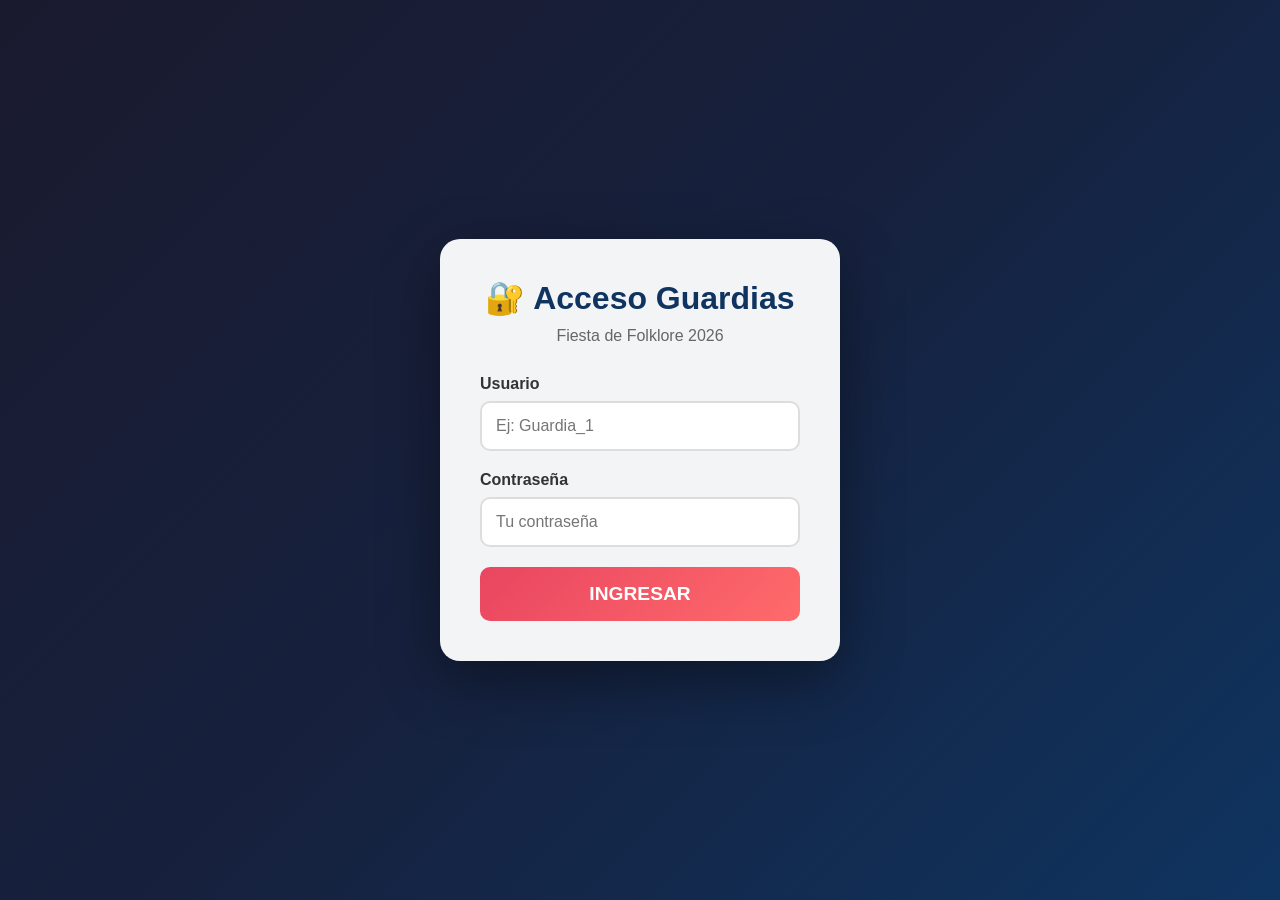
<file: templates/guardia_login.html>
<!DOCTYPE html>
<html lang="es">
<head>
    <meta charset="UTF-8">
    <meta name="viewport" content="width=device-width, initial-scale=1.0">
    <title>🔐 Acceso Guardias</title>
    <style>
        * { margin: 0; padding: 0; box-sizing: border-box; }
        body {
            font-family: 'Segoe UI', Tahoma, Geneva, Verdana, sans-serif;
            background: linear-gradient(135deg, #1a1a2e 0%, #16213e 50%, #0f3460 100%);
            min-height: 100vh;
            display: flex;
            align-items: center;
            justify-content: center;
            color: #fff;
        }
        .login-box {
            background: rgba(255,255,255,0.95);
            color: #1a1a2e;
            padding: 40px;
            border-radius: 20px;
            width: 90%;
            max-width: 400px;
            box-shadow: 0 20px 60px rgba(0,0,0,0.4);
        }
        .login-box h1 { text-align: center; margin-bottom: 10px; color: #0f3460; }
        .login-box .subtitle { text-align: center; color: #666; margin-bottom: 30px; }
        .form-group { margin-bottom: 20px; }
        .form-group label { display: block; margin-bottom: 8px; font-weight: bold; color: #333; }
        .form-group input {
            width: 100%; padding: 14px; border: 2px solid #ddd;
            border-radius: 10px; font-size: 1em;
        }
        .btn-login {
            width: 100%; padding: 16px;
            background: linear-gradient(135deg, #e94560, #ff6b6b);
            color: white; border: none; border-radius: 10px;
            font-size: 1.2em; font-weight: bold; cursor: pointer;
        }
        .alert {
            padding: 12px; border-radius: 8px; margin-bottom: 20px;
            display: none; text-align: center;
        }
        .alert.error { background: #f8d7da; color: #721c24; display: block; }
    </style>
</head>
<body>
    <div class="login-box">
        <h1>🔐 Acceso Guardias</h1>
        <p class="subtitle">Fiesta de Folklore 2026</p>
        <div id="alert" class="alert"></div>
        <form id="loginForm">
            <div class="form-group">
                <label for="username">Usuario</label>
                <input type="text" id="username" name="username" required placeholder="Ej: Guardia_1">
            </div>
            <div class="form-group">
                <label for="password">Contraseña</label>
                <input type="password" id="password" name="password" required placeholder="Tu contraseña">
            </div>
            <button type="submit" class="btn-login">INGRESAR</button>
        </form>
    </div>
    <script>
        document.getElementById('loginForm').addEventListener('submit', async function(e) {
            e.preventDefault();
            const formData = new FormData(this);
            try {
                const response = await fetch('/guardia/login', {
                    method: 'POST',
                    body: formData
                });
                const data = await response.json();
                if (response.ok && data.success) {
                    localStorage.setItem('guardia_username', data.username);
                    localStorage.setItem('guardia_nombre', data.nombre);
                    window.location.href = '/guardia/escaner?guardia=' + encodeURIComponent(data.username);
                } else {
                    document.getElementById('alert').className = 'alert error';
                    document.getElementById('alert').textContent = 'Usuario o contraseña incorrectos';
                }
            } catch (err) {
                document.getElementById('alert').className = 'alert error';
                document.getElementById('alert').textContent = 'Error de conexión';
            }
        });
    </script>
</body>
</html>
</file>
